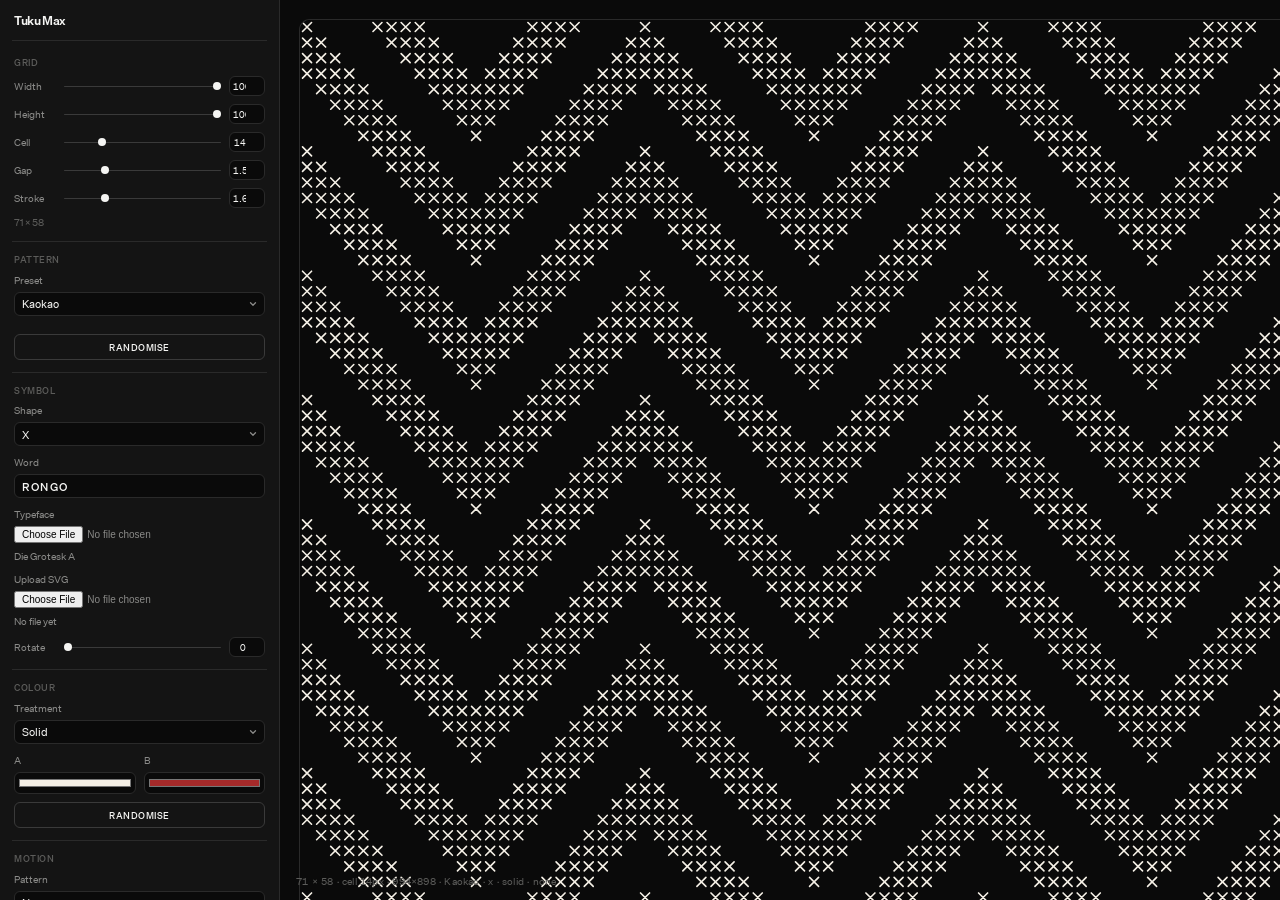
<file: index.html>
<!DOCTYPE html>
<html lang="en">
<head>
  <meta charset="UTF-8" />
  <meta name="viewport" content="width=device-width, initial-scale=1.0" />
  <title>Tuku Max</title>
  <link rel="stylesheet" href="css/styles.css" />
  <link rel="stylesheet" href="css/tukutuku.css" />
</head>
<body>
  <div class="lab">
    <aside class="panel">
      <header class="panel__brand">
        <h1 class="panel__title">Tuku Max</h1>
      </header>

      <section class="control-block">
        <h2>Grid</h2>
        <div class="dual">
          <span class="dual__label">Width</span>
          <input type="range" id="boardW" min="40" max="100" value="100" />
          <input type="number" id="boardWN" min="40" max="100" value="100" />
        </div>
        <div class="dual">
          <span class="dual__label">Height</span>
          <input type="range" id="boardH" min="40" max="100" value="100" />
          <input type="number" id="boardHN" min="40" max="100" value="100" />
        </div>
        <div class="dual">
          <span class="dual__label">Cell</span>
          <input type="range" id="cell" min="7" max="38" value="14" />
          <input type="number" id="cellN" min="7" max="38" value="14" />
        </div>
        <div class="dual">
          <span class="dual__label">Gap</span>
          <input type="range" id="gap" min="0" max="6" step="0.5" value="1.5" />
          <input type="number" id="gapN" min="0" max="6" step="0.5" value="1.5" />
        </div>
        <div class="dual">
          <span class="dual__label">Stroke</span>
          <input type="range" id="stroke" min="0.8" max="4" step="0.1" value="1.6" />
          <input type="number" id="strokeN" min="0.8" max="4" step="0.1" value="1.6" />
        </div>
        <p class="guide" id="gridHint">24 × 48</p>
      </section>

      <section class="control-block">
        <h2>Pattern</h2>
        <label class="field">
          <span>Preset</span>
          <select id="preset">
            <option value="kaokao">Kaokao</option>
            <option value="poutama">Poutama</option>
            <option value="doublePoutama">Double Poutama</option>
            <option value="patiki">Pātiki</option>
            <option value="patikiOffset">Pātiki Offset</option>
            <option value="largePatiki">Large Pātiki</option>
            <option value="niho">Niho Taniwha</option>
            <option value="full">Full grid</option>
            <option value="empty">Empty</option>
          </select>
        </label>
        <button type="button" class="btn btn--section" id="randomisePattern">Randomise</button>
      </section>

      <section class="control-block">
        <h2>Symbol</h2>
        <label class="field">
          <span>Shape</span>
          <select id="symbol">
            <option value="x">X</option>
            <option value="circle">Circle</option>
            <option value="triangle">Triangle</option>
            <option value="square">Square</option>
            <option value="text">Text</option>
            <option value="custom">Custom SVG</option>
          </select>
        </label>
        <label class="field" id="symbolWordField">
          <span>Word</span>
          <input type="text" id="symbolWord" value="RONGO" maxlength="48" spellcheck="false" />
        </label>
        <div class="field field--file" id="typefaceField" hidden>
          <span>Typeface</span>
          <input type="file" id="typefaceFile" accept=".ttf,.otf,.woff,.woff2,font/ttf,font/otf,font/woff,font/woff2" />
          <span class="guide" id="typefaceName">Die Grotesk A</span>
          <button type="button" class="btn btn--ghost btn--block" id="typefaceReset" hidden>Use Die Grotesk</button>
        </div>
        <label class="field field--file" id="symbolUploadField">
          <span>Upload SVG</span>
          <input type="file" id="symbolFile" accept=".svg,image/svg+xml" />
          <span class="guide" id="symbolFileName">No file yet</span>
        </label>
        <div class="dual">
          <span class="dual__label">Rotate</span>
          <input type="range" id="symbolRotation" min="0" max="360" step="1" value="0" />
          <input type="number" id="symbolRotationN" min="0" max="360" step="1" value="0" />
        </div>
      </section>

      <section class="control-block">
        <h2>Colour</h2>
        <label class="field">
          <span>Treatment</span>
          <select id="colourMode">
            <option value="solid">Solid</option>
            <option value="mumu">Mumu</option>
            <option value="purapura">Purapura Whetū</option>
            <optgroup label="Geometric">
              <option value="geo:stripes-h">Horizontal stripes</option>
              <option value="geo:stripes-v">Vertical stripes</option>
              <option value="geo:diag">Diagonal</option>
              <option value="geo:diag-alt">Diagonal alt</option>
              <option value="geo:rings">Rings</option>
              <option value="geo:diamonds">Diamonds</option>
              <option value="geo:blocks">Blocks</option>
              <option value="geo:waves">Waves</option>
              <option value="geo:spiral">Spiral</option>
              <option value="geo:chevrons">Chevrons</option>
              <option value="geo:grid">Grid</option>
              <option value="geo:noise">Noise</option>
            </optgroup>
          </select>
        </label>
        <p class="guide" id="colourHint" hidden></p>
        <div class="colour-pair">
          <label class="field">
            <span>A</span>
            <input type="color" id="colourA" value="#f5f0e6" />
          </label>
          <label class="field">
            <span>B</span>
            <input type="color" id="colourB" value="#a52a2a" />
          </label>
        </div>
        <button type="button" class="btn btn--section" id="randomiseColour">Randomise</button>
      </section>

      <section class="control-block">
        <h2>Motion</h2>
        <label class="field">
          <span>Pattern</span>
          <select id="motion">
            <option value="none">None</option>
            <option value="pulse">Pulse</option>
            <option value="shimmer">Shimmer</option>
            <option value="wave">Wave</option>
            <option value="ripple">Ripple</option>
          </select>
        </label>
        <label class="field">
          <span>Colour</span>
          <select id="colourMotion">
            <option value="none">None</option>
            <option value="scroll">Scroll →</option>
            <option value="scroll-v">Scroll ↓</option>
            <option value="drift">Drift</option>
            <option value="sweep">Sweep</option>
            <option value="breathe">Breathe</option>
            <option value="tide">Tide</option>
            <option value="flicker">Flicker</option>
          </select>
        </label>
        <div class="dual">
          <span class="dual__label">Speed</span>
          <input type="range" id="speed" min="0.2" max="3" step="0.1" value="1" />
          <input type="number" id="speedN" min="0.2" max="3" step="0.1" value="1" />
        </div>
      </section>

      <section class="control-block control-block--actions">
        <button type="button" class="btn" id="exportSvg">Export SVG</button>
        <button type="button" class="btn btn--ghost" id="exportPng">Export PNG</button>
      </section>
    </aside>

    <main class="stage stage--tukutuku">
      <div class="stage__frame" id="frame">
        <svg id="board" xmlns="http://www.w3.org/2000/svg" role="img" aria-label="Tuku Max board"></svg>
      </div>
      <p class="stage__meta" id="meta">24 × 48</p>
    </main>
  </div>

  <script>
    // ES modules are blocked on file:// in Chrome/Safari/Firefox — board never builds.
    if (location.protocol === "file:") {
      document.getElementById("meta").textContent =
        "Open via a local server (e.g. http://127.0.0.1:8080) — file:// blocks the app scripts.";
    }
  </script>
  <script type="module" src="js/tukutuku/main.js?v=13"></script>
</body>
</html>
</file>
<file: css/styles.css>
@font-face {
  font-family: "Die Grotesk A";
  src: url("../fonts/die-grotesk-a/die-grotesk-a-light.woff2") format("woff2");
  font-weight: 300;
  font-style: normal;
  font-display: swap;
}

@font-face {
  font-family: "Die Grotesk A";
  src: url("../fonts/die-grotesk-a/die-grotesk-a-regular.woff2") format("woff2");
  font-weight: 400;
  font-style: normal;
  font-display: swap;
}

@font-face {
  font-family: "Die Grotesk A";
  src: url("../fonts/die-grotesk-a/die-grotesk-a-medium.woff2") format("woff2");
  font-weight: 500;
  font-style: normal;
  font-display: swap;
}

@font-face {
  font-family: "Die Grotesk A";
  src: url("../fonts/die-grotesk-a/die-grotesk-a-bold.woff2") format("woff2");
  font-weight: 700;
  font-style: normal;
  font-display: swap;
}

*,
*::before,
*::after {
  box-sizing: border-box;
  margin: 0;
  padding: 0;
}

:root {
  /* EW Book Maker / PM tokens, inverted to black + white */
  --bg: #0a0a0a;
  --surface: #141414;
  --border: #2a2a2a;
  --border-strong: #3a3a3a;
  --text-primary: #f5f5f3;
  --text-secondary: #8a8a88;
  --text-tertiary: #5c5c5a;
  --sidebar-width: 280px;
  --app-wordmark-size: 12px;
  --app-wordmark-weight: 600;
  --app-wordmark-tracking: -0.03em;
  --app-inline: 20px;
  --radius: 10px;
  --control-radius: 6px;
  --control-focus-ring: 0 0 0 2px rgba(255, 255, 255, 0.08);
  --space-1: 4px;
  --space-2: 8px;
  --space-3: 12px;
  --sans: "Die Grotesk A", -apple-system, BlinkMacSystemFont, sans-serif;
  --select-chevron: url("data:image/svg+xml,%3Csvg xmlns='http://www.w3.org/2000/svg' width='12' height='12' viewBox='0 0 12 12' fill='none'%3E%3Cpath d='M3 4.5L6 7.5L9 4.5' stroke='%238A8A88' stroke-width='1.5' stroke-linecap='round' stroke-linejoin='round'/%3E%3C/svg%3E");
}

html,
body {
  height: 100%;
  background: var(--bg);
  color: var(--text-primary);
  font-family: var(--sans);
  font-size: 11px;
  line-height: 1.3;
  -webkit-font-smoothing: antialiased;
}

.lab {
  display: flex;
  height: 100%;
  min-height: 100dvh;
  overflow: hidden;
}

.panel {
  width: var(--sidebar-width);
  flex-shrink: 0;
  height: 100%;
  max-height: 100dvh;
  overflow: hidden;
  background: var(--surface);
  padding: 14px 12px 16px;
  display: flex;
  flex-direction: column;
  gap: 0;
  border-right: 1px solid var(--border);
}

.panel__brand {
  padding: 0 2px 12px;
  margin-bottom: 4px;
  border-bottom: 1px solid var(--border);
  flex-shrink: 0;
}

.panel__title {
  font-size: var(--app-wordmark-size);
  font-weight: var(--app-wordmark-weight);
  letter-spacing: var(--app-wordmark-tracking);
  line-height: 1.15;
  color: var(--text-primary);
}

.control-block {
  padding: 12px 2px;
  border-bottom: 1px solid var(--border);
  flex-shrink: 0;
}

.control-block:last-of-type,
.control-block--actions {
  border-bottom: none;
}

.control-block h2 {
  margin: 0 0 8px;
  font-size: 9px;
  font-weight: 500;
  letter-spacing: 0.06em;
  text-transform: uppercase;
  color: var(--text-tertiary);
}

.guide,
.field-hint {
  margin: 6px 0 0;
  color: var(--text-tertiary);
  font-size: 10px;
  line-height: 1.25;
}

.field {
  display: flex;
  flex-direction: column;
  gap: 5px;
  margin-bottom: 10px;
}

.field:last-child {
  margin-bottom: 0;
}

.field span {
  color: var(--text-secondary);
  font-size: 10px;
  font-weight: 400;
}

.dual {
  display: grid;
  grid-template-columns: 42px 1fr 36px;
  gap: 8px;
  align-items: center;
  margin-bottom: 8px;
}

.dual:last-child {
  margin-bottom: 0;
}

.dual__label {
  color: var(--text-secondary);
  font-size: 10px;
}

.dual input[type="number"] {
  font-size: 9px;
  padding: 2px 3px;
  height: 20px;
}

select,
input[type="number"],
input[type="text"] {
  width: 100%;
  border: 1px solid var(--border);
  border-radius: var(--control-radius);
  background: var(--bg);
  color: var(--text-primary);
  font-family: var(--sans);
  font-size: 11px;
  padding: 4px 7px;
  height: 24px;
  line-height: 1.2;
  transition: border-color 0.15s, box-shadow 0.15s;
}

select {
  appearance: none;
  background-image: var(--select-chevron);
  background-repeat: no-repeat;
  background-position: right 6px center;
  background-size: 10px;
  padding-right: 20px;
  cursor: pointer;
}

input[type="number"] {
  padding: 3px 5px;
  text-align: right;
  font-variant-numeric: tabular-nums;
}

input[type="range"] {
  -webkit-appearance: none;
  appearance: none;
  width: 100%;
  height: 14px;
  margin: 0;
  background: transparent;
  cursor: pointer;
}

input[type="range"]:focus {
  outline: none;
  box-shadow: none;
  border-color: transparent;
}

input[type="range"]:focus-visible::-webkit-slider-thumb {
  box-shadow: 0 0 0 2px var(--surface), 0 0 0 3px rgba(255, 255, 255, 0.35);
}

input[type="range"]::-webkit-slider-runnable-track {
  height: 1px;
  background: var(--border-strong);
  border-radius: 1px;
}

input[type="range"]::-webkit-slider-thumb {
  -webkit-appearance: none;
  appearance: none;
  width: 8px;
  height: 8px;
  margin-top: -3.5px;
  border-radius: 50%;
  border: none;
  background: var(--text-primary);
  box-shadow: none;
}

input[type="range"]::-moz-range-track {
  height: 1px;
  background: var(--border-strong);
  border-radius: 1px;
  border: none;
}

input[type="range"]::-moz-range-thumb {
  width: 8px;
  height: 8px;
  border-radius: 50%;
  border: none;
  background: var(--text-primary);
  box-shadow: none;
}

input[type="file"] {
  font-size: 10px;
  color: var(--text-secondary);
}

input:focus,
select:focus,
button:focus-visible {
  outline: none;
  border-color: var(--border-strong);
  box-shadow: var(--control-focus-ring);
}

.btn {
  border: none;
  border-radius: var(--control-radius);
  background: var(--text-primary);
  color: var(--bg);
  font-family: var(--sans);
  font-size: 11px;
  font-weight: 500;
  letter-spacing: -0.01em;
  padding: 6px 8px;
  height: 26px;
  cursor: pointer;
  width: 100%;
  transition: opacity 0.15s, background 0.15s;
}

.btn:hover {
  opacity: 0.88;
}

.btn--ghost {
  background: transparent;
  color: var(--text-primary);
  border: 1px solid var(--border-strong);
}

.btn--ghost:hover {
  background: rgba(255, 255, 255, 0.06);
  opacity: 1;
}

.btn--block {
  margin-top: 8px;
}

.btn--section {
  margin-top: 8px;
  width: 100%;
  height: 26px;
  padding: 6px 8px;
  border: 1px solid var(--border-strong);
  border-radius: var(--control-radius);
  background: transparent;
  color: var(--text-primary);
  font-size: 9px;
  font-weight: 500;
  letter-spacing: 0.06em;
  text-transform: uppercase;
  text-align: center;
  cursor: pointer;
  transition: background 0.15s, color 0.15s;
}

.btn--section:hover {
  opacity: 1;
  background: rgba(255, 255, 255, 0.06);
  color: var(--text-primary);
}

.btn--section:focus-visible {
  border-color: var(--border-strong);
  box-shadow: var(--control-focus-ring);
}

.control-block--actions {
  padding-top: 12px;
  margin-top: auto;
  display: flex;
  flex-direction: column;
  gap: 6px;
  flex-shrink: 0;
}

.control-block--actions .btn--block {
  margin-top: 0;
}

.stage {
  position: relative;
  flex: 1;
  min-width: 0;
  display: grid;
  place-items: center;
  background: var(--bg);
  overflow: hidden;
}

.stage__frame {
  line-height: 0;
}

.stage__meta {
  position: absolute;
  left: 16px;
  bottom: 12px;
  font-size: 10px;
  letter-spacing: 0.02em;
  color: var(--text-tertiary);
  pointer-events: none;
  max-width: 90%;
  font-variant-numeric: tabular-nums;
}

.colour-pair {
  display: grid;
  grid-template-columns: 1fr 1fr;
  gap: 8px;
}

.colour-pair .field {
  margin-bottom: 0;
}

@media (max-height: 820px) {
  .panel {
    padding: 12px 10px 12px;
  }

  .control-block {
    padding: 9px 2px;
  }

  .control-block h2 {
    margin-bottom: 6px;
  }

  .field {
    margin-bottom: 8px;
  }

  .dual {
    margin-bottom: 6px;
  }

  .btn--block {
    margin-top: 6px;
  }

  .control-block--actions {
    padding-top: 10px;
    gap: 5px;
  }
}

@media (max-width: 860px) {
  .lab {
    flex-direction: column;
  }

  .panel {
    width: 100%;
    max-height: 42dvh;
    overflow-y: auto;
    border-right: none;
    border-bottom: 1px solid var(--border);
  }
}
</file>
<file: css/tukutuku.css>
.stage--tukutuku {
  padding: 20px;
}

.stage--tukutuku .stage__frame {
  border-radius: var(--radius);
  overflow: hidden;
  box-shadow: 0 0 0 1px var(--border);
  background: #000;
  max-width: 100%;
  max-height: 100%;
  line-height: 0;
}

#board {
  display: block;
  width: 100%;
  height: 100%;
  touch-action: none;
  cursor: pointer;
  user-select: none;
}

.field--file input[type="file"] {
  width: 100%;
  font-size: 10px;
  color: var(--text-secondary);
}

.field--file .guide {
  margin: 2px 0 0;
}

input[type="color"] {
  width: 100%;
  height: 22px;
  padding: 2px;
  border: 1px solid var(--border);
  border-radius: var(--control-radius);
  background: var(--bg);
  cursor: pointer;
}

#symbolWord {
  width: 100%;
  letter-spacing: 0.14em;
  text-transform: uppercase;
  font-weight: 500;
}

.stitch-text {
  pointer-events: none;
}
</file>
